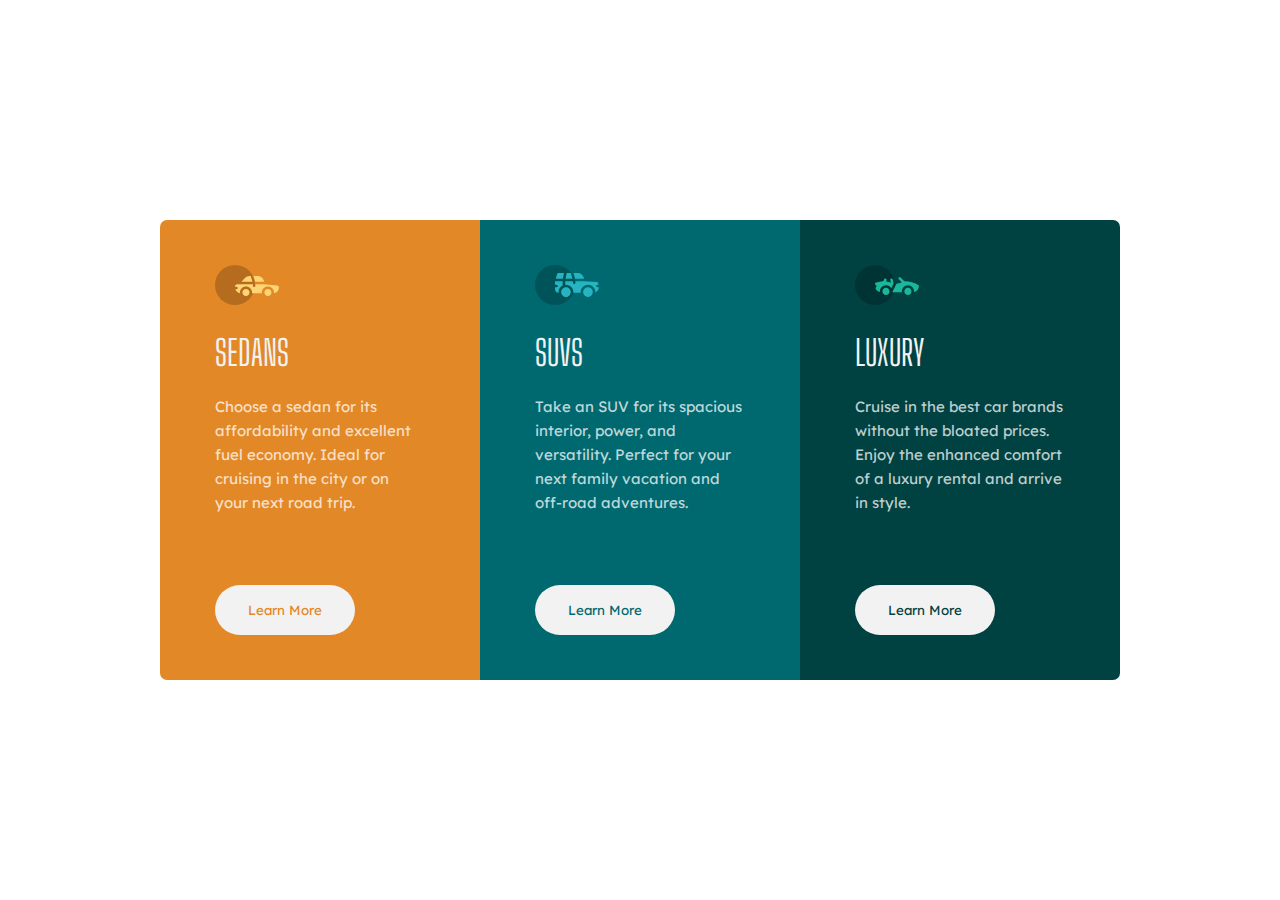
<file: 3-column-preview-card-component/index.html>
<!DOCTYPE html>
<html lang="en">
    <head>
        <meta charset="UTF-8">
        <meta name="viewport" content="width=device-width, initial-scale=1.0">
        <title>Frontend Mentor | 3-column preview card component</title>

        <link rel="icon" type="image/png" sizes="32x32"
            href="./assets/favicon-32x32.png">
        <link rel="stylesheet" href="./assets/css/base/base.css">

    </head>
    <body>
        <main class="container">
            <div class="column sedan">
                <img src="./assets/icons/icon-sedans.svg" alt="icon-sedans">
                <h1>SEDANS</h1>
                <p>Choose a sedan for its affordability and excellent fuel
                    economy. Ideal for cruising in the city or on your next road
                    trip.</p>
                <button>Learn More</button>
            </div>
            <div class="column suvs">
                <img src="./assets/icons/icon-suvs.svg" alt="icon-suvs">
                <h1>SUVS</h1>
                <p>Take an SUV for its spacious interior, power, and
                    versatility. Perfect for your next family vacation and
                    off-road adventures.</p>
                <button>Learn More</button>
            </div>
            <div class="column luxury">
                <img src="./assets/icons/icon-luxury.svg" alt="icon-luxury">
                <h1>LUXURY</h1>
                <p>Cruise in the best car brands without the bloated prices.
                    Enjoy the enhanced comfort of a luxury rental and arrive in
                    style.</p>
                <button>Learn More</button>
            </div>
        </main>
    </body>
</html>
</file>
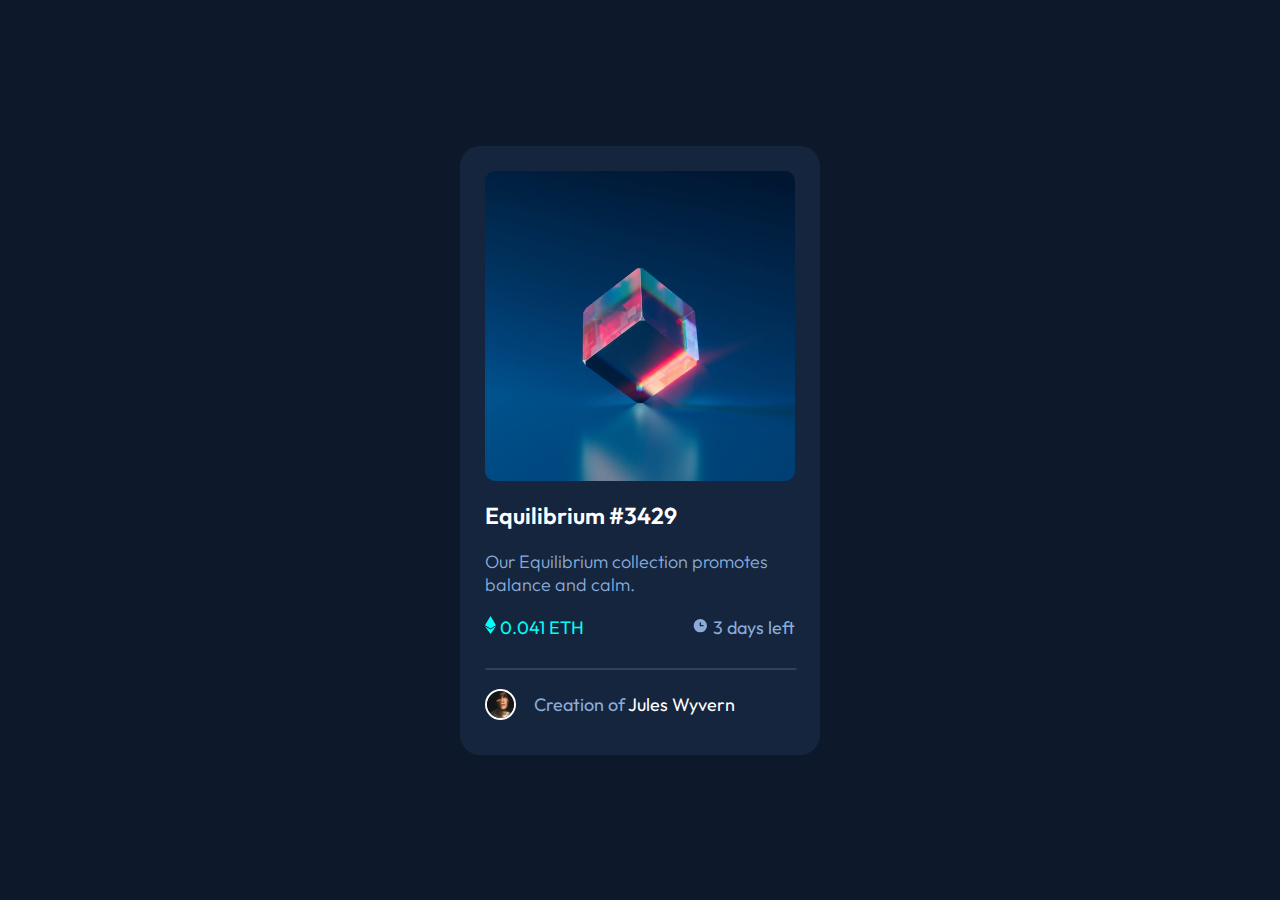
<file: nft-preview-card-component/index.html>
<!DOCTYPE html>
<html lang="en">
    <head>
        <meta charset="UTF-8">
        <meta name="viewport" content="width=device-width, initial-scale=1.0">
        <link rel="icon" type="image/png" sizes="32x32"
            href="./images/favicon-32x32.png">
        <link rel="stylesheet" href="style.css">
        <title>Frontend Mentor | NFT preview card component</title>

    </head>
    <body>

        <div class="container">
            <div class="image-container">
                <img src="images/image-equilibrium.jpg"
                    alt="equilibrium-image" class="equilibrium">
                <div class="background-above-image"></div>
                <img src="images/icon-view.svg" alt="view-icon"
                    class="view-icon">
            </div>

            <p class="nft-name">Equilibrium #3429</p>

            <p class="nft-description">Our Equilibrium collection promotes
                balance and calm.</p>

            <div class="price-and-time">
                <div class="price">
                    <img src="images/icon-ethereum.svg" alt="ethereum-icon">
                    <span>0.041 ETH</span>
                </div>
                <div class="remaining-time">
                    <img src="images/icon-clock.svg" alt="clock-icon">
                    <span>3 days left</span>
                </div>
            </div>
            <hr>
            <div class="creator">
                <img src="images/image-avatar.png" alt="avatar"
                    class="creator-image">
                <span class="author">Creation of
                    <span class="creator-name">Jules Wyvern</span>
                </span>
            </div>
        </div>
    </body>
</html>
</file>
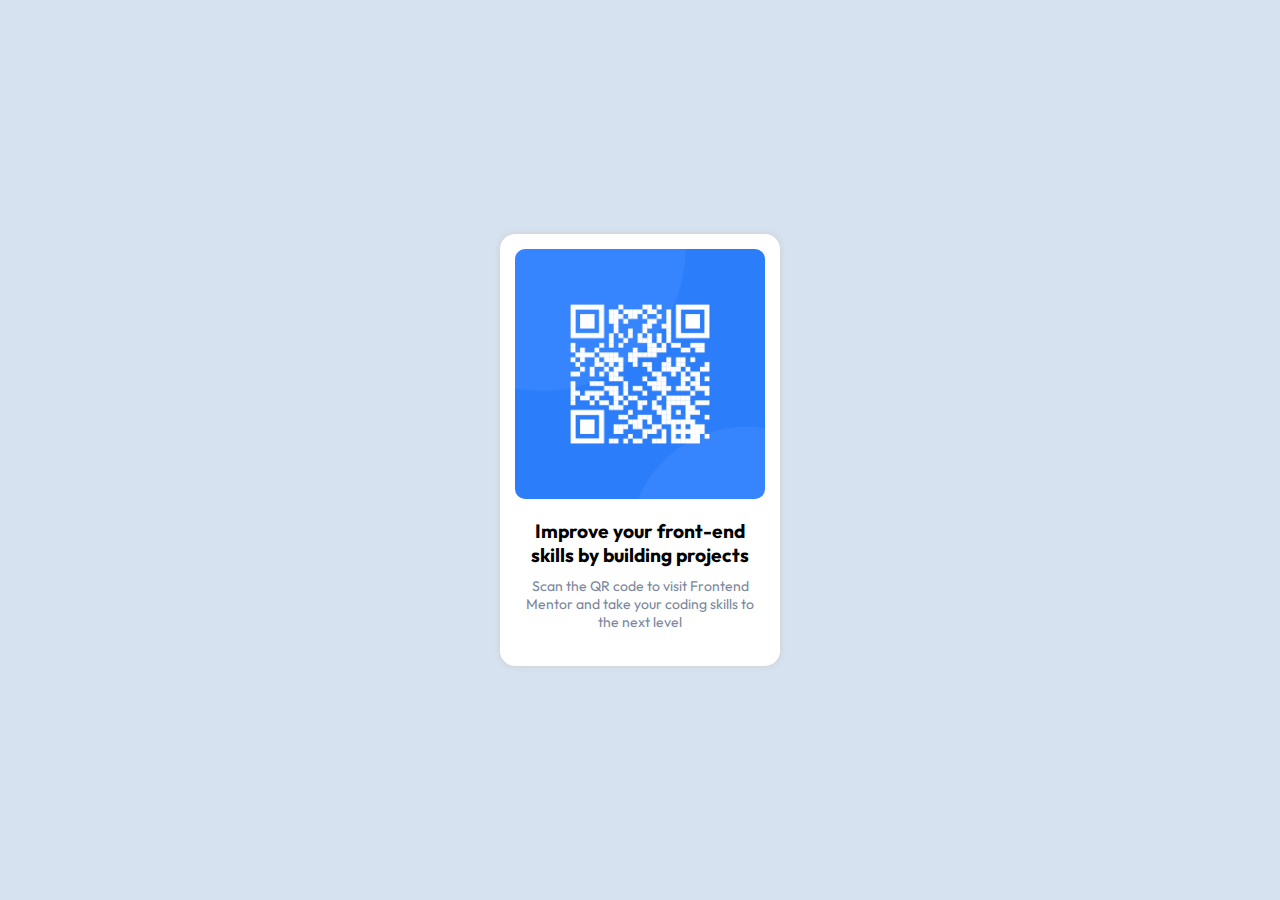
<file: qr-code-component/index.html>
<!DOCTYPE html>
<html lang="en">
    <head>
        <meta charset="UTF-8">
        <meta name="viewport" content="width=device-width, initial-scale=1.0">
        <!-- displays site properly based on user's device -->

        <link rel="icon" type="image/png" sizes="32x32"
            href="./images/favicon-32x32.png">
        <link rel="stylesheet" href="style.css">
        <title>Frontend Mentor | QR code component</title>
    </head>

    <body>
        <main class="container">
            <div class="wrapper">
                <img src="images/image-qr-code.png" alt="image-qr-code">
                <div class="texts">
                    <h1 class="improve">Improve your front-end skills by
                        building projects
                    </h1>
                    <span class="scan">Scan the QR code to visit Frontend Mentor
                        and take your coding skills to the next level
                    </span>
                </div>
            </div>
        </main>
    </body>
</html>
</file>
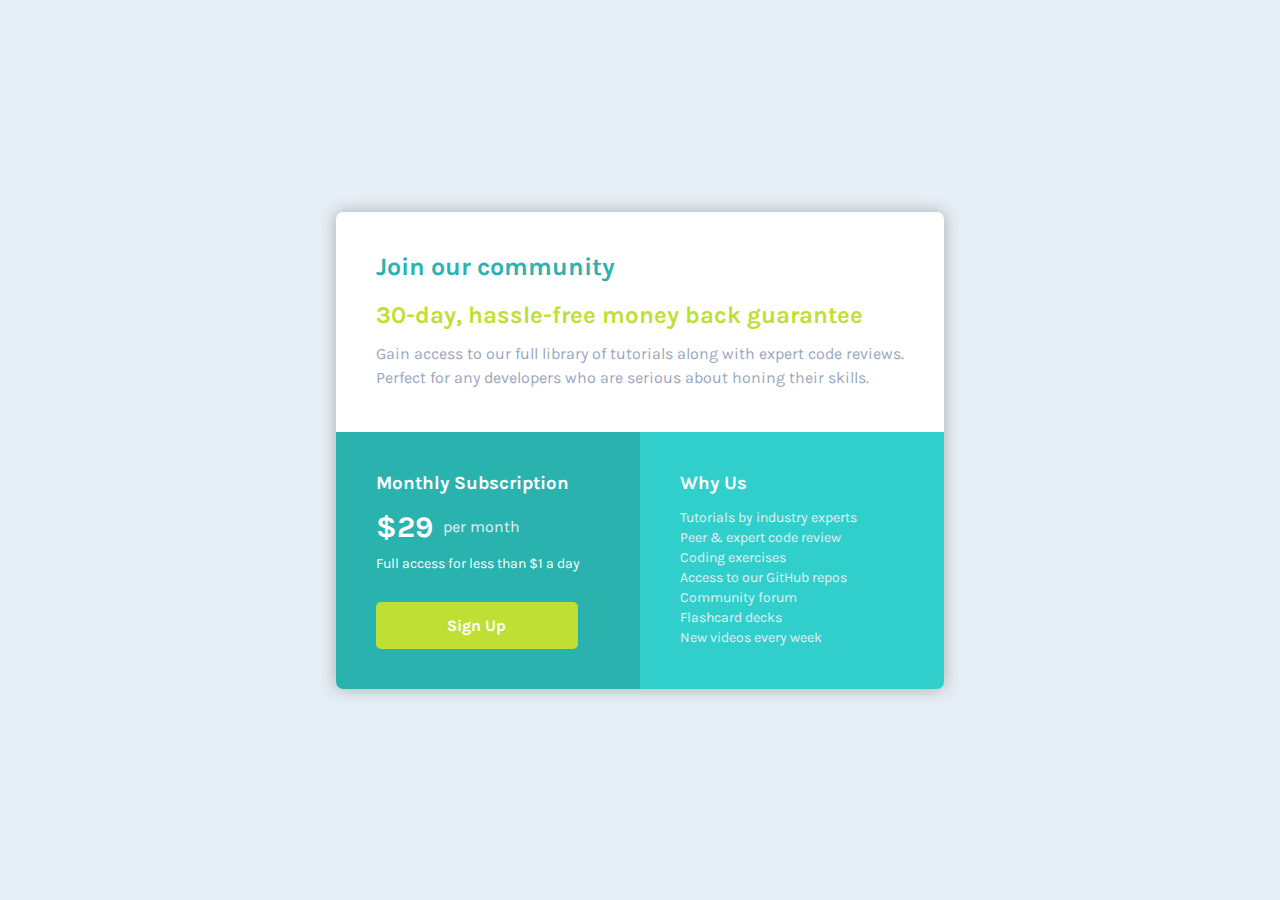
<file: single-price-grid-component/index.html>
<!DOCTYPE html>
<html lang="en">

    <head>
        <meta charset="UTF-8">
        <meta name="viewport" content="width=device-width, initial-scale=1.0">
        <link rel="icon" type="image/png" sizes="32x32"
            href="./images/favicon-32x32.png">
        <link rel="stylesheet" href="style.css">
        <title>Single Price Grid Component</title>

    </head>

    <body>
        <main class="container">
            <div class="wrapper">
                <div class="box join">
                    <h1>Join our community</h1>
                    <h2>30-day, hassle-free money back guarantee</h2>
                    <p>Gain access to our full library of tutorials along with
                        expert code reviews.
                    </p>
                    <p>Perfect for any developers who are serious about honing
                        their skills.</p>
                </div>
                <div class="box price">
                    <h3>Monthly Subscription</h3>
                    <h4>
                        <span class="price">&dollar;29 </span>
                        <span class="per">per month</span>
                    </h4>
                    <p>Full access for less than &dollar;1 a day</p>
                    <a href="#">Sign Up</a>
                </div>
                <div class="box why">
                    <h3>Why Us</h3>
                    <ul>
                        <li>Tutorials by industry experts</li>
                        <li>Peer &amp; expert code review</li>
                        <li>Coding exercises</li>
                        <li>Access to our GitHub repos</li>
                        <li>Community forum</li>
                        <li>Flashcard decks</li>
                        <li>New videos every week</li>
                    </ul>
                </div>
            </div>
        </main>
    </body>

</html>
</file>
<file: nft-preview-card-component/style.css>
@import url("https://fonts.googleapis.com/css2?family=Outfit:wght@300;400;600&display=swap");

:root {
	--soft-blue: hsl(215, 51%, 70%);
	--cyan: hsl(178, 100%, 50%);

	--main-bg: hsl(217, 54%, 11%);
	--card-bg: hsl(216, 50%, 16%);
	--line: hsl(215, 32%, 27%);
}

html {
	font-size: 18px;
}

body {
	margin: 0;
	padding: 0;
	width: 100%;
	min-height: 100vh;
	display: flex;
	justify-content: center;
	align-items: center;
	background-color: var(--main-bg);
	font-family: "Outfit", sans-serif;
}

.container {
	display: flex;
	flex-direction: column;
	background-color: var(--card-bg);
	border-radius: 20px;
	max-width: 360px;
	padding: 25px;
	box-sizing: border-box;
	overflow: hidden;
}

.image-container {
	display: grid;
	justify-items: center;
	align-items: center;
}

.image-container > * {
	grid-column-start: 1;
	grid-row-start: 1;
}

.equilibrium {
	width: 100%;
	height: 100%;
	border-radius: 10px;
}

.background-above-image {
	height: 100%;
	width: 100%;
	visibility: hidden;
	background-color: var(--cyan);
	opacity: 0.5;
	border-radius: 10px;
}

.view-icon {
	z-index: 0;
	visibility: hidden;
	padding: calc(50% - 24px);
}

.nft-name {
	color: #fff;
	margin: 20px 0;
	font-weight: 600;
	font-size: 1.28rem;
}

.nft-description,
.remaining-time,
.creator {
	color: var(--soft-blue);
}

.nft-description {
	margin: 0;
	font-weight: 300;
}

.price-and-time {
	display: flex;
	justify-content: space-between;
	margin: 20px 0;
}

hr {
	width: 100%;
	border: 0.5px solid var(--line);
	border-radius: 1000px;
}

.price {
	color: var(--cyan);
}

.creator {
	display: flex;
	align-items: center;
	margin: 10px 0;
}

.creator-image {
	border-radius: 50%;
	border: 2px solid #fff;
	height: 1.5rem;
	margin-right: 1rem;
}

.creator-name {
	color: #fff;
}

.image-container:hover > * {
	visibility: visible;
	cursor: pointer;
}

.nft-name:hover {
	color: var(--cyan);
	cursor: pointer;
}

.creator-name:hover {
	color: var(--cyan);
	cursor: pointer;
}
</file>
<file: qr-code-component/style.css>
@import url('https://fonts.googleapis.com/css2?family=Outfit:wght@400;700&display=swap');

:root{
    --white: hsl(0, 0%, 100%);
    --light-gray: hsl(212, 45%, 89%);
    --grayish-blue: hsl(220, 15%, 55%);
    --dark-blue: hsl(218, 44%, 22%);
}

* {
    margin: 0;
    padding: 0;
}

body {
    min-height: 100vh;
    font-family: 'Outfit', sans-serif;
    display: flex;
    align-items: center;
    background-color: var(--light-gray);
}

.container {
    max-width: 280px;
    margin: 0 auto;
    background-color: var(--white);
    border-radius: 15px;
    box-shadow: 0px 0px 6px #CCC;
}

.wrapper {
    display: flex;
    flex-direction: column;
    padding: 15px;
    text-align: center;
}

img {
    border-radius: 10px;
    margin-bottom: 20px;
}

.texts {
    padding: 0px 10px 0px 10px;
    display: flex;
    flex-direction: column;
}

.improve {
    font-weight: 700;
    font-size: 1.20rem;
}

.scan {
    color: var(--grayish-blue);
    padding: 10px 0px 20px 0px;
    font-size: 14px;
}
</file>
<file: single-price-grid-component/style.css>
@import url('https://fonts.googleapis.com/css2?family=Karla:wght@400;700&display=swap');

:root {
    --cyan: hsl(179, 62%, 43%);
    --bright-yellow: hsl(71, 73%, 54%);
    --light-gray: hsl(204, 43%, 93%);
    --grayish-blue: hsl(218, 22%, 67%);
    --light-cyan: hsl(179, 62%, 50%);
    --gray: hsl(204, 43%, 33%);
}

* {
    margin: 0;
    padding: 0;
}

body {
    font-family: 'Karla', sans-serif;
    font-size: 16px;
    min-height: 100vh;
    background-color: var(--light-gray);
    display: flex;
    align-items: center;
}

.container {
    max-width: 960px;
    margin: 0 auto;
}

.wrapper {
    background: #FFF;
    display: grid;
    grid-template-columns: 50% 50%;
    grid-template-areas: "a a" "b c";
    border-radius: 7px;
    overflow: hidden;
    margin: 2rem 1rem;
    box-shadow: 0px 0px 16px #AAA;
}

.box {
    padding: 40px;
}

.join {
    grid-column: 1 / 3;
    grid-area: a;
}

.join > h1 {
    color: var(--cyan);
    font-size: 25px;
    padding-bottom: 20px;
}

.join > h2 {
    color: var(--bright-yellow);
    padding-bottom: 15px;
}

.join > p {
    color: var(--grayish-blue);
    padding-bottom: 5px;
}

.price {
    background-color: var(--cyan);
    grid-area: b;
}

h3 {
    color: #FFF;
    padding-bottom: 15px;
    font-style: 20px;
}

h4 {
    display: flex;
    align-items: center;
    padding-bottom: 10px;
}

h4 span.price{
    color: #FFF;
    font-size: 30px;
    padding-right: 10px;
}

.per {
    color: var(--light-gray);
    font-weight: 400;
}

.price p {
    color: #FFF;
    font-size: 14px;
}

.price a {
    display: block;
    width: 90%;
    background-color: var(--bright-yellow);
    text-align: center;
    color: #FFF;
    font-weight: 700;
    text-decoration: none;
    padding: 14px 0px;
    border-radius: 5px;
    margin-top: 30px;
}

.why {
    background-color: var(--light-cyan);
    grid-area: c;
}

ul {
    list-style: none;
}

li {
    color: var(--light-gray);
    list-style-type: none;
    padding-bottom: 3px;
    font-size: 14px;
}

@media only screen and (max-width: 425px) {
    .wrapper {
        grid-template-columns: 100%;
        grid-template-areas: "a" "b" "c";
    }
}
</file>
<file: 3-column-preview-card-component/assets/css/base/base.css>
@import url('https://fonts.googleapis.com/css2?family=Big+Shoulders+Display:wght@700&family=Lexend+Deca&display=swap');
@import url(./variables.css);
@import url(./reset.css);

body {
    display: flex;
    height: 100vh;
    align-items: center;
    font-size: 15px;
    font-family: 'Lexend Deca', sans-serif;
    background-color: var(--transparent-white);
}

.container {
    max-width: 960px;
    margin: 0 auto;
    display: grid;
    grid-template-columns: 1fr 1fr 1fr;
    grid-template-areas: "a b c";
    border-radius: 7px;
    overflow: hidden;
}

.column {
    display: grid;
    padding: 45px 55px 45px 55px;
}

p, button {
    font-family: inherit;
}

p {
    color: var(--transparent-white);
    padding-top: 25px;
    padding-bottom: 70px;
    line-height: 1.5rem;
}

button{
    border: 2px solid transparent;
    outline: 0;
    background-color: var(--very-light-gray);
    border-radius: 50px;
    width: 140px;
    padding: 15px 0px;
}

.sedan button {
    color: var(--bright-orange);
}

.suvs button {
    color: var(--dark-cyan);
}

.luxury button {
    color: var(--very-dark-cyan);
}

h1 {
    font-family: 'Big Shoulders Display', cursive;
    color: var(--very-light-gray);
    font-size: 35px;
    padding-top: 30px;
}

.sedan {
    grid-area: a;
    background-color: var(--bright-orange);
}

.suvs {
    grid-area: b;
    background-color: var(--dark-cyan);
}

.luxury {
    grid-area: c;
    background-color: var(--very-dark-cyan);
}

button:hover {
    border: 2px solid #FFF;
    cursor: pointer;
    outline-color: #FFF;
    outline-width: 3px;
    background-color: transparent;
    color: #FFF;
}

@media only screen and (max-width: 980px){
    .container {
        margin: 2rem 1rem;
    }
}

@media only screen and (max-width: 760px) {
    body {
        align-items: flex-start;
        margin-bottom: 320px;
    }
    .container {
        grid-template-columns: 50% 50%;
        grid-template-areas: "a b" "c c";
    }
}

@media only screen and (max-width: 550px) {
    body {
        align-items: flex-start;
    }
    .container {
        grid-template-columns: 100%;
        grid-template-areas: "a" "b" "c";
        margin-bottom: 100px;
    }
    p {
        padding-bottom: 20px;
    }

    .luxury {
        margin-bottom: 50px;
        border-radius: 0px 0px 7px 7px;
    }
}
</file>
